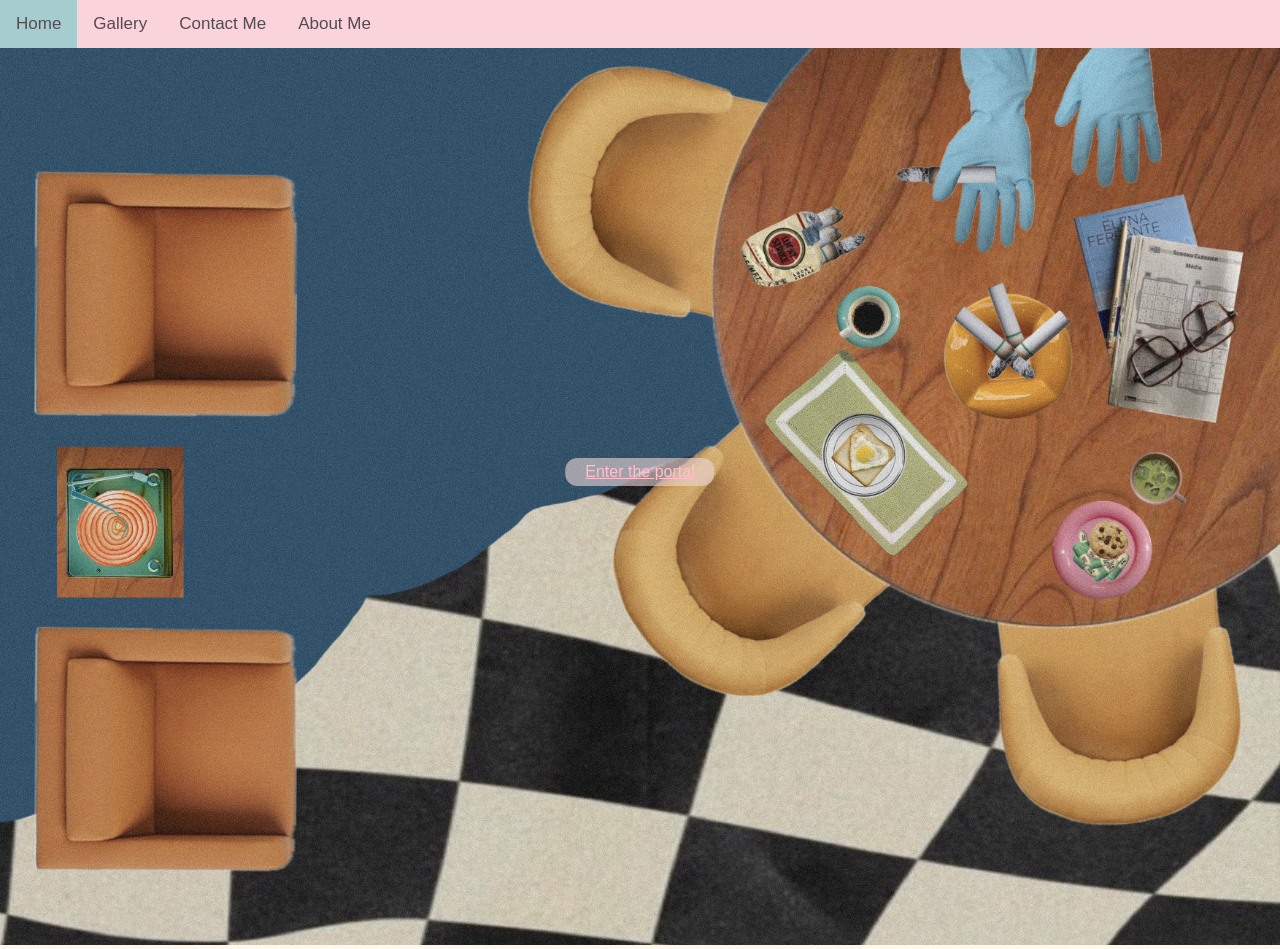
<file: index.html>
<!DOCTYPE html>
<html lang="en">
<head>
    <meta charset="UTF-8">
    <meta name="viewport" content="width=device-width, initial-scale=1.0">
    <title>Document</title>
    <link rel="stylesheet" href="global.css">
</head>
<body>
    
<!DOCTYPE html>
<html>
<head>
<meta name="viewport" content="width=device-width, initial-scale=1">
<style>
body {
  margin: 0;
  font-family: Arial, Helvetica, sans-serif;
  background-color: #fef8eb;
}

.topnav {
  position: absolute;
  left: 0;
  top: 0;
  width: 100vw;
}

</style>

<style>
body {
  margin: 0;
  font-family: Arial, Helvetica, sans-serif;
  background-color: #fef8eb;
}
.hero-image {
  position: relative;
  display: inline-block;
}

.hero-image img {
  width: 100%;
  height: auto;
  padding-top: 40px;
  display: block;
  
}
.hero-text h1,
.hero-text p {
  color: #544b53;
  transition: color 0.3s ease, text-decoration 0.3s ease;
  cursor: pointer;
}

/* When you hover over the heading or paragraph */
.hero-text h1:hover,
.hero-text p:hover {
  color: #a5cdd0; /* change this to any color you like */
  text-decoration: underline;
}
.hero-text {
  position: absolute;
  top: 50%;
  left: 50%;
  transform: translate(-50%, -50%);
  color: #509f5d;
  text-align: center;
  background-color: rgba(237, 215, 215, 0.6); /* adds a soft overlay */
  padding: 5px 20px;
  border-radius: 12px;
  font-family: Arial, Helvetica, sans-serif;
  
}


/* credit: https://ollielynas.com */

.scale-image {
  transition: all 60s ease;
  transform: scale(1);
  overflow: hidden;
}

.motion-image:hover {
  animation: zoomInOut 60s infinite;
}

@keyframes zoomInOut {
  0% {
    transform: scale(1);
  }
  25% {
    transform: scale(1.1) translateY(-5px);
  }
  50% {
    transform: scale(1);
  }
  75% {
    transform: scale(1.1) translateY(5px);
  }
  100% {
    transform: scale(1);
  }
}
</style>

</head>
<body>

<div class="topnav">
  <a class="active" href="index.html">Home</a>
  <a href="gallery.html">Gallery</a>
  <a href="contactme.html">Contact Me</a>
  <a href="aboutme.html">About Me </a>
</div>

<div class="hero-image">
  <img class="scale-image motion-image" width="1100" height="700" src="./Websiteimages/Breakfast_.jpg" alt="">
  <div class="hero-text">
    <a href="gallery.html">Enter the portal</a>
    
  </div>
</div>

</div>

</body>
</html>
</file>
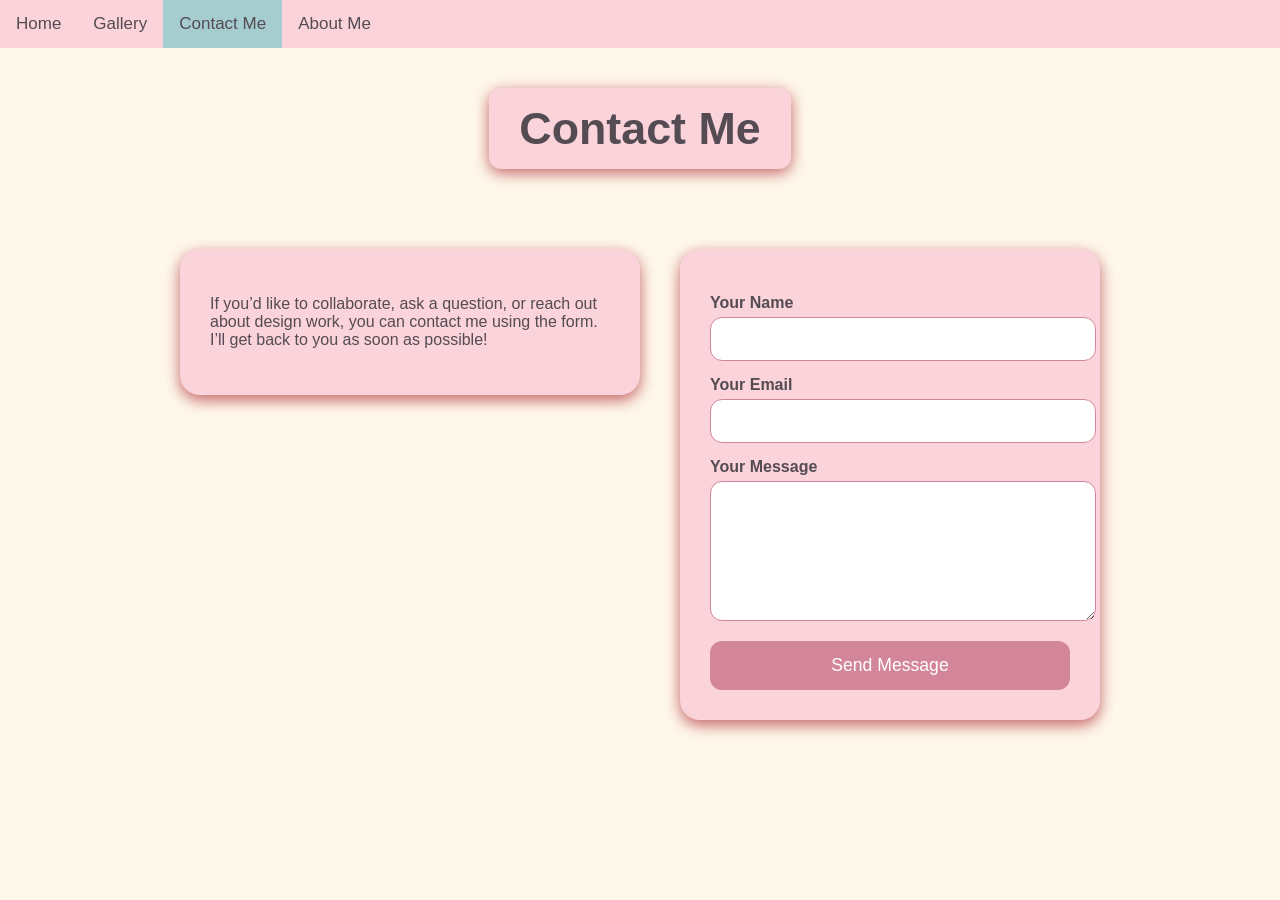
<file: contactme.html>
<!DOCTYPE html>
<html lang="en">
<head>
  <meta charset="UTF-8">
  <meta name="viewport" content="width=device-width, initial-scale=1.0">
  <title>Contact Me</title>
  <link rel="stylesheet" href="contactme.css">
  <link rel="stylesheet" href="global.css">
</head>
<body>
    </section>
<div class="topnav">
  <a  href="index.html">Home</a>
  <a href="gallery.html">Gallery</a>
  <a class="active" href="contactme.html">Contact Me</a>
  <a href="aboutme.html">About Me </a>
  </div>


<!-- === Page Header === -->
<h1 class="page-title">Contact Me</h1>

<!-- === Contact Section === -->
<section class="contact-section">

  <!-- Info Box -->
  <div class="contact-info-box">
    
    <p>
      If you’d like to collaborate, ask a question, or reach out about design work, 
      you can contact me using the form. I’ll get back to you as soon as possible!
    </p>
  </div>

  <!-- Contact Form -->
  <form class="contact-form" action="#" method="POST">
    <label>Your Name</label>
    <input type="text" name="name" required>

    <label>Your Email</label>
    <input type="email" name="email" required>

    <label>Your Message</label>
    <textarea name="message" rows="6" required></textarea>

    <button type="submit">Send Message</button>
  </form>

</section>

</body>
</html>
</file>
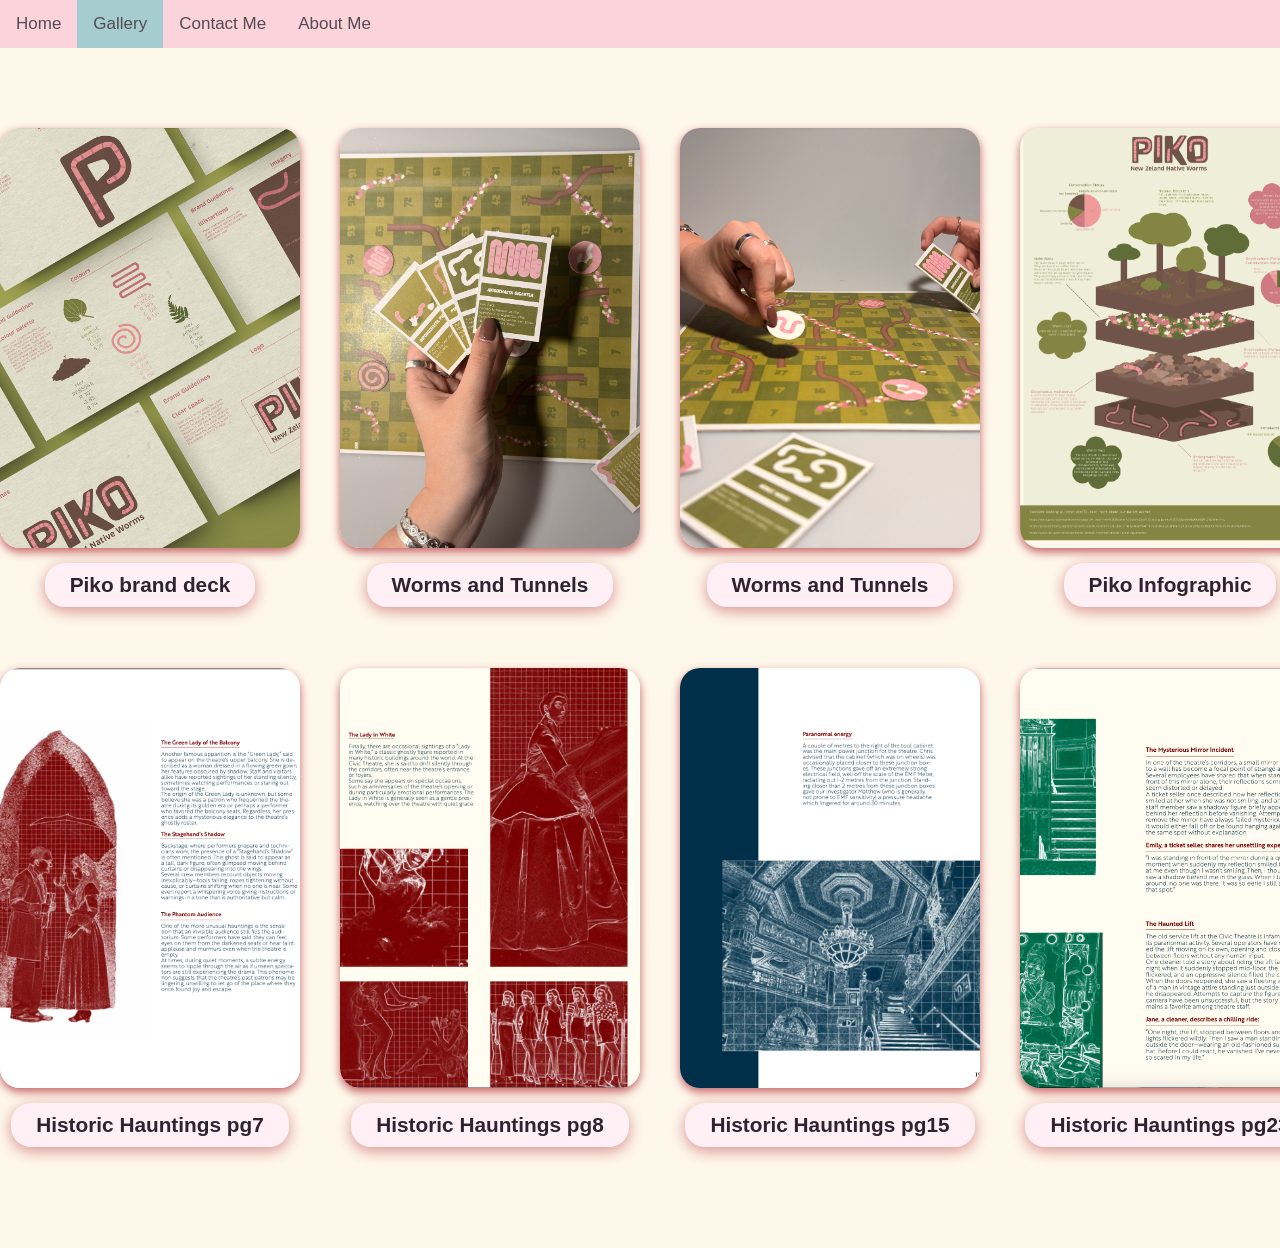
<file: design.html>
<!DOCTYPE html>
<html lang="en">
<head>
  <meta charset="UTF-8">
  <meta name="viewport" content="width=device-width, initial-scale=1.0">
  <title>Document</title>
   <link rel="stylesheet" href="design.css">
   <link rel="stylesheet" href="global.css">

</head>
<body>
  
</body>
</html>


</section>
<div class="topnav">
  <a  href="index.html">Home</a>
  <a class="active" href="gallery.html">Gallery</a>
  <a href="contactme.html">Contact Me</a>
  <a href="aboutme.html">About Me </a>
  </div>


<section class="art-design-grid">

  <div class="card-container">
    <div class="card fine-art"></div>
    <p class="card-label">Piko brand deck</p>
  </div>

  <div class="card-container">
    <div class="card design"></div>
    <p class="card-label">Worms and Tunnels</p>
  </div>

  <div class="card-container">
    <div class="card img3"></div>
    <p class="card-label">Worms and Tunnels</p>
  </div>

  <div class="card-container">
    <div class="card img4"></div>
    <p class="card-label">Piko Infographic</p>
  </div>

  <div class="card-container">
    <div class="card img5"></div>
    <p class="card-label">Historic Hauntings pg7</p>
  </div>

  <div class="card-container">
    <div class="card img6"></div>
    <p class="card-label">Historic Hauntings pg8</p>
  </div>

  <div class="card-container">
    <div class="card img7"></div>
    <p class="card-label">Historic Hauntings pg15</p>
  </div>

  <div class="card-container">
    <div class="card img8"></div>
    <p class="card-label">Historic Hauntings pg23</p>
  </div>
</file>
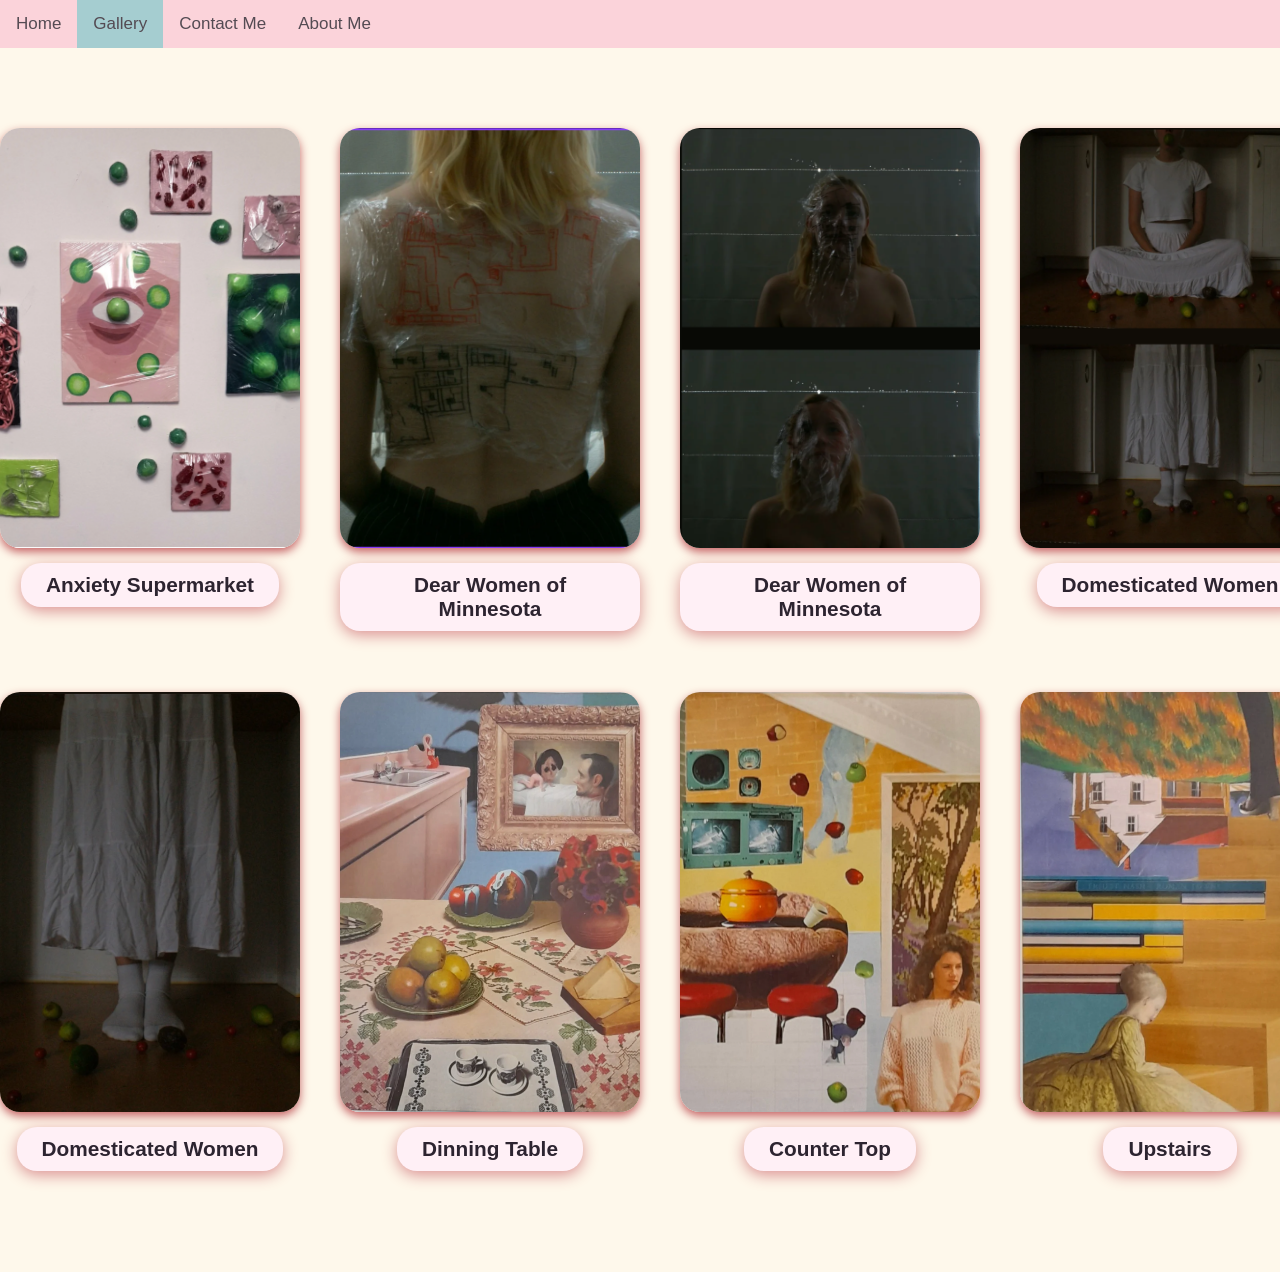
<file: fineart.html>
<!DOCTYPE html>
<html lang="en">
<head>
  <meta charset="UTF-8">
  <meta name="viewport" content="width=device-width, initial-scale=1.0">
  <title>Document</title>
   <link rel="stylesheet" href="fineart.css">
<link rel="stylesheet" href="global.css">
</head>
<body>
  
</body>
</html>


</section>
<div class="topnav">
  <a  href="index.html">Home</a>
  <a class="active" href="gallery.html">Gallery</a>
  <a href="contactme.html">Contact Me</a>
  <a href="aboutme.html">About Me </a>
  </div>


<section class="art-design-grid">

  <div class="card-container">
    <div class="card fine-art"></div>
    <p class="card-label">Anxiety Supermarket</p>
  </div>

  <div class="card-container">
    <div class="card design"></div>
    <p class="card-label">Dear Women of Minnesota</p>
  </div>

  <div class="card-container">
    <div class="card img3"></div>
    <p class="card-label">Dear Women of Minnesota</p>
  </div>

  <div class="card-container">
    <div class="card img4"></div>
    <p class="card-label">Domesticated Women</p>
  </div>

  <div class="card-container">
    <div class="card img5"></div>
    <p class="card-label">Domesticated Women</p>
  </div>

  <div class="card-container">
    <div class="card img6"></div>
    <p class="card-label">Dinning Table</p>
  </div>

  <div class="card-container">
    <div class="card img7"></div>
    <p class="card-label">Counter Top</p>
  </div>

  <div class="card-container">
    <div class="card img8"></div>
    <p class="card-label">Upstairs</p>
  </div>
</file>
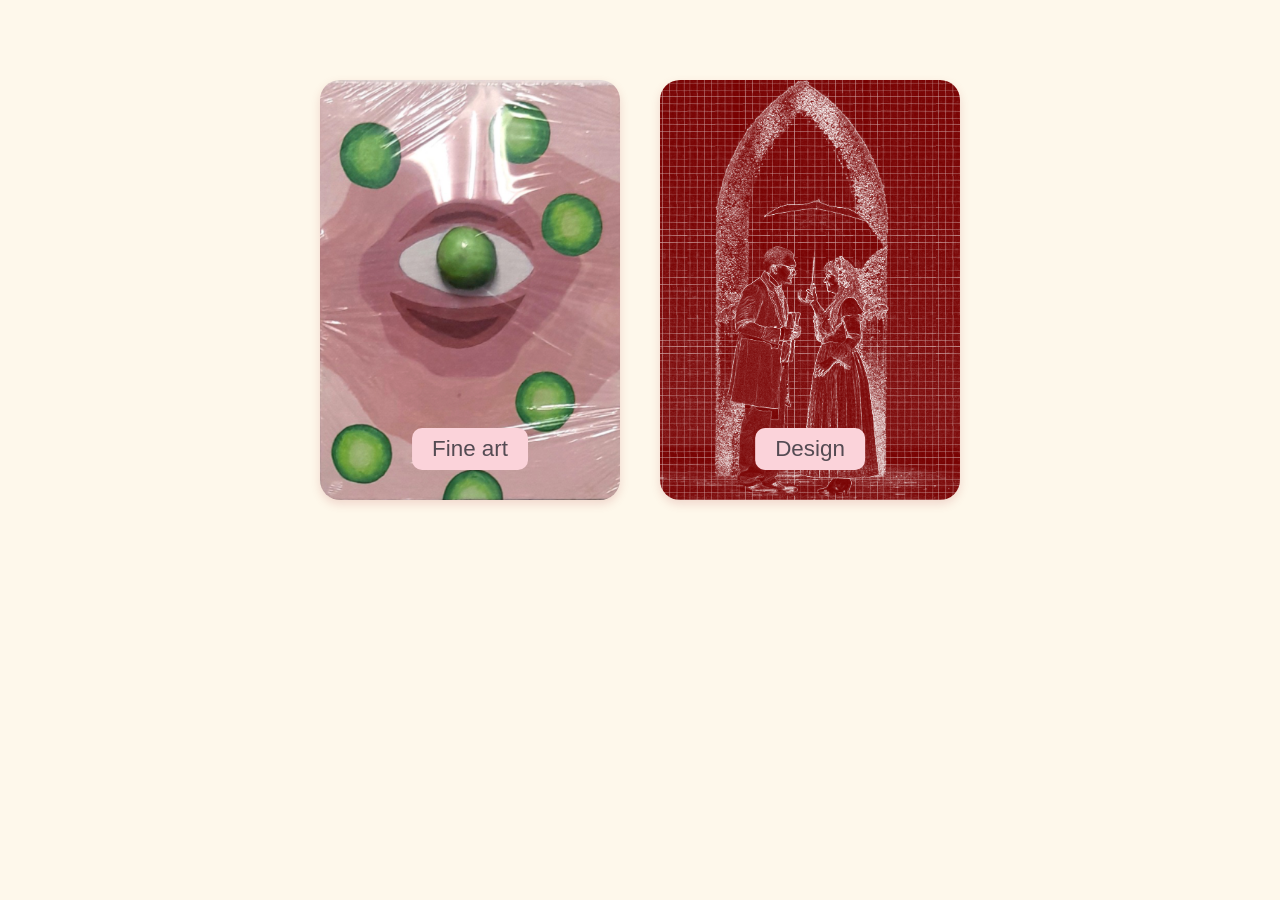
<file: gallery.html>
<!DOCTYPE html>
<html lang="en">
<head>
    <meta charset="UTF-8">
    <meta name="viewport" content="width=device-width, initial-scale=1.0">
    <title>Document</title>
    <link rel="stylesheet" href="gallery.css">
    <link rel="stylesheet" href="global.css">
</head>
<body>
    <div>

</div>

</div>
<section class="art-design-section">

  <a href="fineart.html">
  <div class="card fine-art">
    <div class="card-text">Fine art</div>
  </div>
</a>

<a href="design.html">
  <div class="card design">
    <div class="card-text">Design</div>
  </div>
</a>
  
  </div>
</div>
</body>
</html>
</file>
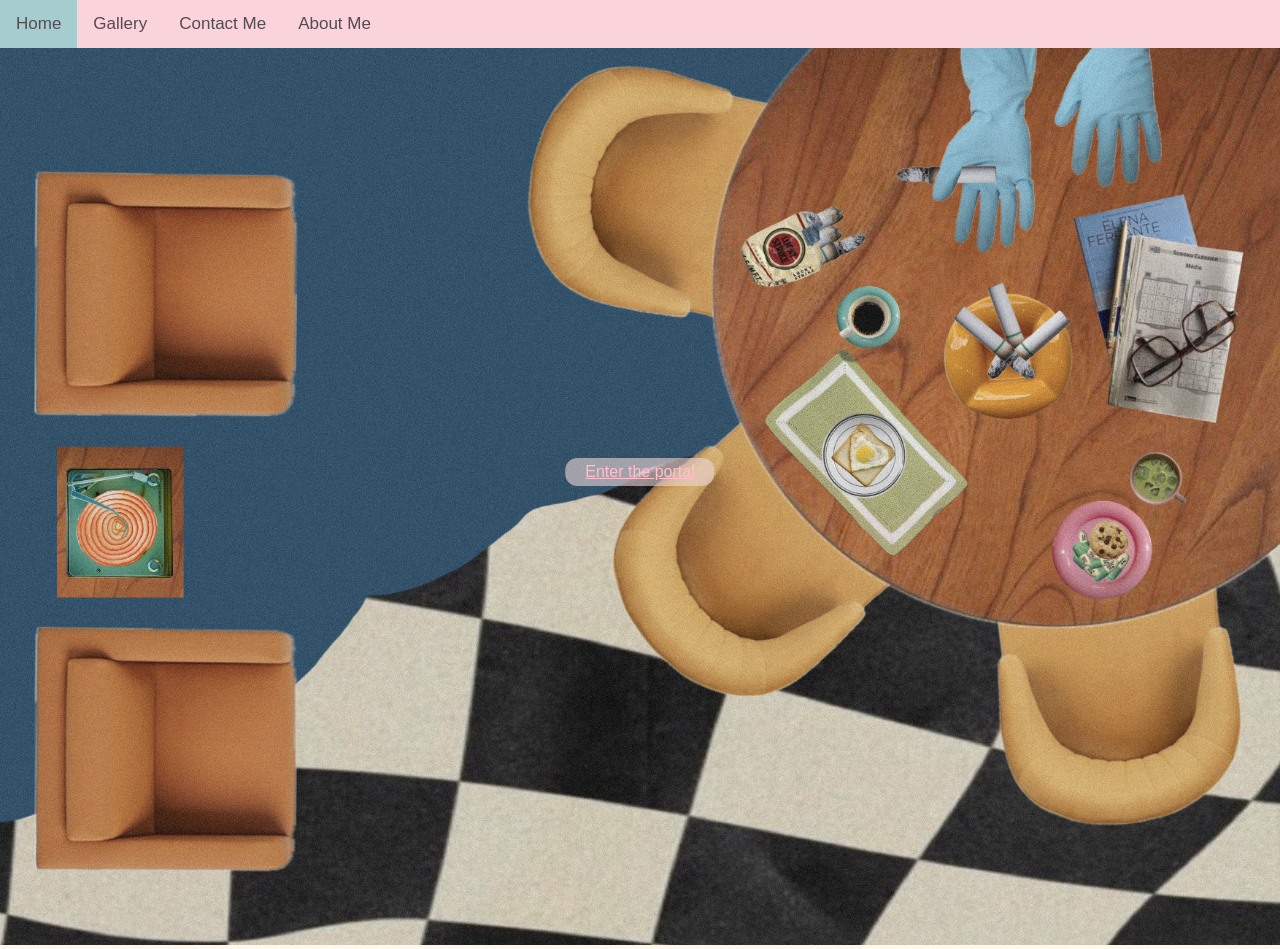
<file: website.html>
<!DOCTYPE html>
<html lang="en">
<head>
    <meta charset="UTF-8">
    <meta name="viewport" content="width=device-width, initial-scale=1.0">
    <title>Document</title>
    <link rel="stylesheet" href="global.css">
</head>
<body>
    
<!DOCTYPE html>
<html>
<head>
<meta name="viewport" content="width=device-width, initial-scale=1">
<style>
body {
  margin: 0;
  font-family: Arial, Helvetica, sans-serif;
  background-color: #fef8eb;
}

.topnav {
  position: absolute;
  left: 0;
  top: 0;
  width: 100vw;
}

</style>

<style>
body {
  margin: 0;
  font-family: Arial, Helvetica, sans-serif;
  background-color: #fef8eb;
}
.hero-image {
  position: relative;
  display: inline-block;
}

.hero-image img {
  width: 100%;
  height: auto;
  padding-top: 40px;
  display: block;
  
}
.hero-text h1,
.hero-text p {
  color: #544b53;
  transition: color 0.3s ease, text-decoration 0.3s ease;
  cursor: pointer;
}

/* When you hover over the heading or paragraph */
.hero-text h1:hover,
.hero-text p:hover {
  color: #a5cdd0; /* change this to any color you like */
  text-decoration: underline;
}
.hero-text {
  position: absolute;
  top: 50%;
  left: 50%;
  transform: translate(-50%, -50%);
  color: #509f5d;
  text-align: center;
  background-color: rgba(237, 215, 215, 0.6); /* adds a soft overlay */
  padding: 5px 20px;
  border-radius: 12px;
  font-family: Arial, Helvetica, sans-serif;
  
}


/* credit: https://ollielynas.com */

.scale-image {
  transition: all 60s ease;
  transform: scale(1);
  overflow: hidden;
}

.motion-image:hover {
  animation: zoomInOut 60s infinite;
}

@keyframes zoomInOut {
  0% {
    transform: scale(1);
  }
  25% {
    transform: scale(1.1) translateY(-5px);
  }
  50% {
    transform: scale(1);
  }
  75% {
    transform: scale(1.1) translateY(5px);
  }
  100% {
    transform: scale(1);
  }
}
</style>

</head>
<body>

<div class="topnav">
  <a class="active" href="website.html">Home</a>
  <a href="gallery.html">Gallery</a>
  <a href="contactme.html">Contact Me</a>
  <a href="aboutme.html">About Me </a>
</div>

<div class="hero-image">
  <img class="scale-image motion-image" width="1100" height="700" src="./Websiteimages/Breakfast_.jpg" alt="">
  <div class="hero-text">
    <a href="gallery.html">Enter the portal</a>
    
  </div>
</div>

</div>

</body>
</html>
</file>
<file: global.css>
body {
  margin: 0 !important;
  background-color: #fef8eb;
}


.topnav {
  overflow: hidden;
  background-color: #fbd3da;
  justify-content: space-evenly;
  z-index: 100;
}

.topnav a {
    font-family: Arial, Helvetica, sans-serif;
  float: left;
  color: #544b53;
  text-align: space-evenly;
  padding: 14px 16px;
  text-decoration: none;
  font-size: 17px;
}

.topnav a:hover {
  flex-direction: row;
  justify-content: space-evenly;
  background-color: #a5cdd0;
  color:#544b53;
}

.topnav a.active {
  background-color: #a5cdd0;
  color: #544b53;
}


a {
  color: pink;
}
</file>
<file: contactme.css>
body {
  background-color: #fef8eb;
}


.topnav {
  overflow: hidden;
  background-color: #fbd3da;
  justify-content: space-evenly;
  
}

.topnav a {
    font-family: Arial, Helvetica, sans-serif;
  float: left;
  color: #544b53;
  text-align: space-evenly;
  padding: 14px 16px;
  text-decoration: none;
  font-size: 17px;
}

.topnav a:hover {
  flex-direction: row;
  justify-content: space-evenly;
  background-color: #a5cdd0;
  color:#544b53;
}

.topnav a.active {
  background-color: #a5cdd0;
  color: #544b53;
}


/* ===== GENERAL PAGE TITLE ===== */
.page-title {
  text-align: center;
  font-family: 'Poppins', sans-serif;
  font-size: 2.8rem;
  background-color: #fbd3da;
  color: #544b53;
  padding: 15px 30px;
  width: fit-content;
  margin: 40px auto 20px auto;
  border-radius: 12px;
  box-shadow: 0 4px 15px#c56365;
  transition: transform 0.3s ease;
}

.page-title:hover {
  transform: scale(1.03);
}

/* ===== CONTACT SECTION ===== */
.contact-section {
  display: flex;
  justify-content: center;
  align-items: flex-start;
  gap: 40px;
  padding: 60px 20px;
  background-color: #fef8eb;
  flex-wrap: wrap;
}

/* ===== INFO BOX ===== */
.contact-info-box {
  max-width: 400px;
  background-color: #fbd3da;
  background:#fbd3da ;
  color: #544b53;
  padding: 30px;
  border-radius: 20px;
  font-family: 'Poppins', sans-serif;
  box-shadow: 0 5px 15px #c56365;
  transition: transform 0.3s ease;
}

.contact-info-box:hover {
  transform: scale(1.03);
}

.contact-info-box h2 {
  margin-bottom: 15px;
  font-size: 1.8rem;
}

/* ===== FORM STYLING ===== */
.contact-form {
  display: flex;
  flex-direction: column;
  width: 360px;
  background: #fbd3da;
  padding: 30px;
  border-radius: 20px;
  font-family: 'Poppins', sans-serif;
  color: #544b53;
  box-shadow: 0 5px 15px #c56365;
  transition: transform 0.3s ease;
}

.contact-form:hover {
  transform: scale(1.02);
}

.contact-form label {
  margin-top: 15px;
  margin-bottom: 5px;
  font-weight: 600;
}

.contact-form input,
.contact-form textarea {
  width: 100%;
  padding: 12px;
  border: 1px solid #d38699;
  border-radius: 12px;
  background: #fff;
  font-size: 1rem;
  transition: border 0.3s ease;
}

.contact-form input:focus,
.contact-form textarea:focus {
  border: 1px solid #8d7eb8;
  outline: none;
}

.contact-form button {
  margin-top: 20px;
  padding: 14px;
  border: none;
  border-radius: 12px;
  background-color: #d38699;
  color: white;
  font-size: 1.1rem;
  cursor: pointer;
  transition: transform 0.3s ease, 0.3s ease;
}

.contact-form button:hover {
  transform: scale(1.05);
  background-color:#a5cdd0;
}

/* ===== MOBILE FRIENDLY ===== */
@media (max-width: 800px) {
  .contact-section {
    flex-direction: column;
    align-items: center;
  }

  .contact-form,
  .contact-info-box {
    width: 90%;
    max-width: 400px;
  }
}
</file>
<file: design.css>
/* ===== Grid of 8 cards ===== */
.art-design-grid {
  display: grid;
  grid-template-columns: repeat(4, 1fr);
  gap: 40px;
  justify-items: center;
  padding: 80px 0;
  background-color: #fef8eb; /* same background */
}

/* container that holds each image card + its label */
.card-container {
  text-align: center;
  width: 300px;
}

/* your existing card styling — unchanged */
.card {
  position: relative;
  width: 300px;
  height: 420px;
  border-radius: 20px;
  overflow: hidden;
  background-size: cover;
  background-position: center;
  box-shadow: 0 4px 10px #c56365;
  transition: transform 0.4s ease, box-shadow 0.4s ease;
}

.card:hover {
  transform: scale(1.03);
  box-shadow: 0 8px 16px #c56365;
}

/* ===== Text BELOW the image ===== */
.card-label {
  background-color: #fff0f6;  /* same as your h2 bubble color */
  color: #2d2430;
  font-size: 1.3rem;
  font-family: "Poppins", sans-serif;
  font-weight: 600;
  padding: 10px 25px;
  border-radius: 20px;
  margin-top: 15px;
  display: inline-block;

  /* same drop shadow effect as h2 */
  box-shadow: 0 4px 15px #da9192;

  transition: transform 0.3s ease, background-color 0.3s ease;
}

/* optional hover effect for label */
.card-container:hover .card-label {
  background-color: #a5cdd0;
  transform: scale(1.05);
}

/* ===== Responsive grid ===== */
@media (max-width: 1000px) {
  .art-design-grid {
    grid-template-columns: repeat(2, 1fr);
  }
}

@media (max-width: 600px) {
  .art-design-grid {
    grid-template-columns: repeat(1, 1fr);
  }
}

/* ===== Your existing image assignments ===== */
.fine-art {
  background-image: url("./Websiteimages/Screenshot\ 2025-11-14\ at\ 4.34.02\ PM.png");
}

.design {
  background-image: url("./Websiteimages/board.png");
}

/* Add your other image paths */
.img3 { background-image: url("./Websiteimages/board2.jpg"); }
.img4 { background-image: url("./Websiteimages/pikofinalinfo.png"); }
.img5 { background-image: url("./Websiteimages/book1.png"); }
.img6 { background-image: url("./Websiteimages/book2.png"); }
.img7 { background-image: url("./Websiteimages/book3.png"); }
.img8 { background-image: url("./Websiteimages/book4.png"); }
</file>
<file: fineart.css>
.topnav {
  overflow: hidden;
  background-color: #fbd3da;
  justify-content: space-evenly;
}

.topnav a {
    font-family: Arial, Helvetica, sans-serif;
  float: left;
  color: #544b53;
  text-align: space-evenly;
  padding: 14px 16px;
  text-decoration: none;
  font-size: 17px;
}

.topnav a:hover {
  flex-direction: row;
  justify-content: space-evenly;
  background-color: #a5cdd0;
  color:#544b53;
}

.topnav a.active {
  background-color: #a5cdd0;
  color: #544b53;
}




/* ===== Grid of 8 cards ===== */
.art-design-grid {
  display: grid;
  grid-template-columns: repeat(4, 1fr);
  gap: 40px;
  justify-items: center;
  padding: 80px 0;
  background-color: #fef8eb; /* same background */
}

/* container that holds each image card + its label */
.card-container {
  text-align: center;
  width: 300px;
}

/* your existing card styling — unchanged */
.card {
  position: relative;
  width: 300px;
  height: 420px;
  border-radius: 20px;
  overflow: hidden;
  background-size: cover;
  background-position: center;
  box-shadow: 0 4px 10px #c56365;
  transition: transform 0.4s ease, box-shadow 0.4s ease;
}

.card:hover {
  transform: scale(1.03);
  box-shadow: 0 8px 16px #c56365;
}

/* ===== Text BELOW the image ===== */
.card-label {
  background-color: #fff0f6;  /* same as your h2 bubble color */
  color: #2d2430;
  font-size: 1.3rem;
  font-family: "Poppins", sans-serif;
  font-weight: 600;
  padding: 10px 25px;
  border-radius: 20px;
  margin-top: 15px;
  display: inline-block;

  /* same drop shadow effect as h2 */
  box-shadow: 0 4px 15px #da9192;

  transition: transform 0.3s ease, background-color 0.3s ease;
}

/* optional hover effect for label */
.card-container:hover .card-label {
  background-color: #a5cdd0;
  transform: scale(1.05);
}

/* ===== Responsive grid ===== */
@media (max-width: 1000px) {
  .art-design-grid {
    grid-template-columns: repeat(2, 1fr);
  }
}

@media (max-width: 600px) {
  .art-design-grid {
    grid-template-columns: repeat(1, 1fr);
  }
}

/* ===== Your existing image assignments ===== */
.fine-art {
  background-image: url("./Websiteimages/anxiety.png");
}

.design {
  background-image: url("./Websiteimages/Dearwomen.png");
}

/* Add your other image paths */
.img3 { background-image: url("./Websiteimages/dearwomen2.png"); }
.img4 { background-image: url("./Websiteimages/domestic1.png"); }
.img5 { background-image: url("./Websiteimages/domestic2.png"); }
.img6 { background-image: url("./Websiteimages/collage1.png"); }
.img7 { background-image: url("./Websiteimages/collage2.png"); }
.img8 { background-image: url("./Websiteimages/collage3.png"); }
</file>
<file: gallery.css>
/* ===== Art & Design Section ===== */
.art-design-section {
  display: flex;
  justify-content: center;
  align-items: center;
  gap: 40px;
  padding: 80px 0;
  background-color: #fef8eb; /* matches the cream background */
}

.card {
  position: relative;
  width: 300px;
  height: 420px;
  border-radius: 20px;
  overflow: hidden;
  background-size: cover;
  background-position: center;
  box-shadow: 0 4px 10px rgba(187, 87, 87, 0.2);
  transition: transform 0.4s ease, box-shadow 0.4s ease;
}

.card:hover {
  transform: scale(1.03);
  box-shadow: 0 8px 16px #c56365;
}

/* Add your own image URLs here */
.fine-art {
  background-image: url("./Websiteimages/Screenshot\ 2025-11-13\ at\ 2.25.12\ PM.png"); /* replace with your image path */
}

.design {
  background-image: url("./Websiteimages/arch.png"); /* replace with your image path */
}

.card-text {
  position: absolute;
  bottom: 30px;
  left: 50%;
  transform: translateX(-50%);
  background-color: #fbd3da; /* dark background bubble */
  color: #544b53;
  font-size: 1.4rem;
  padding: 8px 20px;
  border-radius: 10px;
  font-family: 'Poppins', sans-serif;
  transition: background-color 0.3s ease, transform 0.3s ease;
}

.card:hover .card-text {
  background-color: #a5cdd0;
  transform: translateX(-50%) scale(1.05);
}

/* Make it responsive */
@media (max-width: 800px) {
  .art-design-section {
    flex-direction: column;
    gap: 20px;
    padding: 50px 0;
  }

  .card {
    width: 85%;
    height: 400px;
  }
}

div.gallery {
  border: 1px solid #fef8eb;
}

div.gallery:hover {
  border: 1px solid #777;
}

div.gallery img {
  width: 100%;
  height: auto;
}

div.desc {
  padding: 15px;
  text-align: center;
}

* {
  box-sizing: border-box;
}

.responsive {
  padding: 0 6px;
  float: left;
  width: 24.99999%;
}

@media only screen and (max-width: 700px) {
  .responsive {
    width: 49.99999%;
    margin: 6px 0;
  }
}

@media only screen and (max-width: 500px) {
  .responsive {
    width: 100%;
  }
}

.clearfix:after {
  content: "";
  display: table;
  clear: both;
}
</file>
